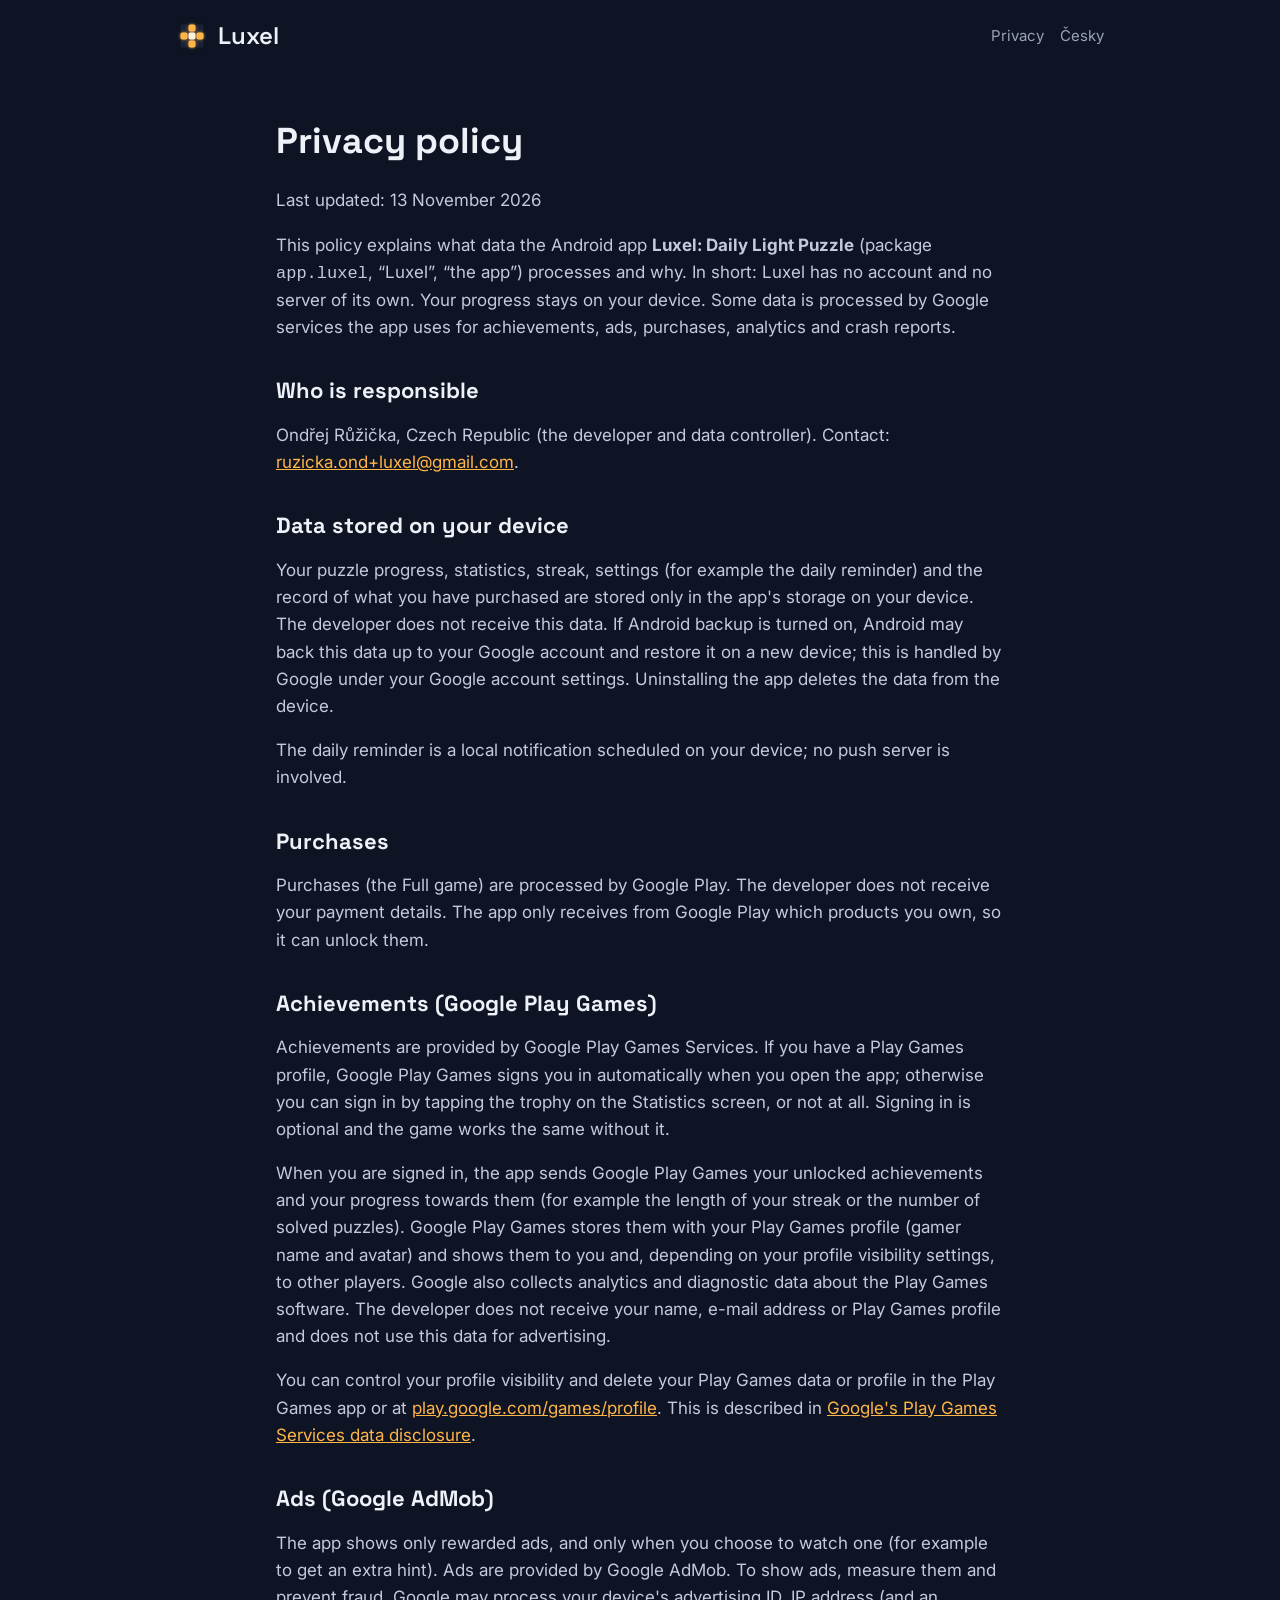
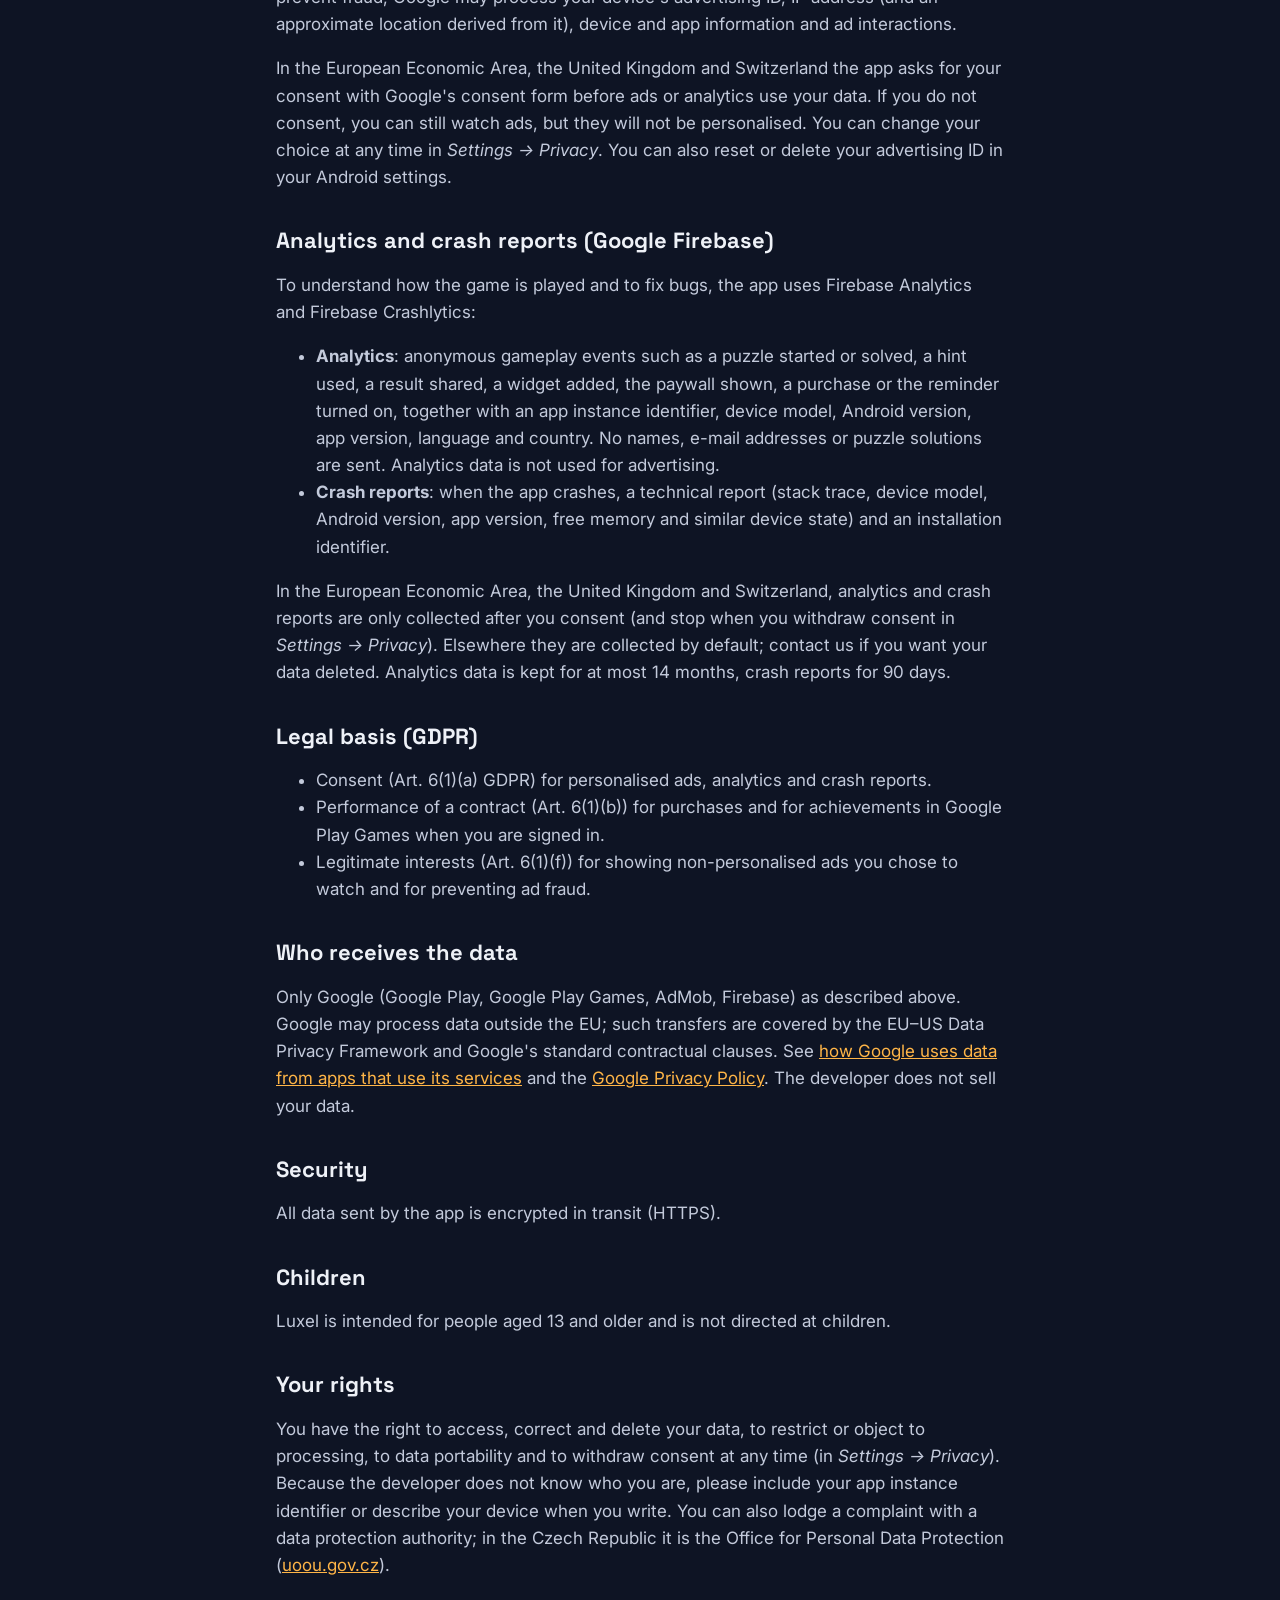
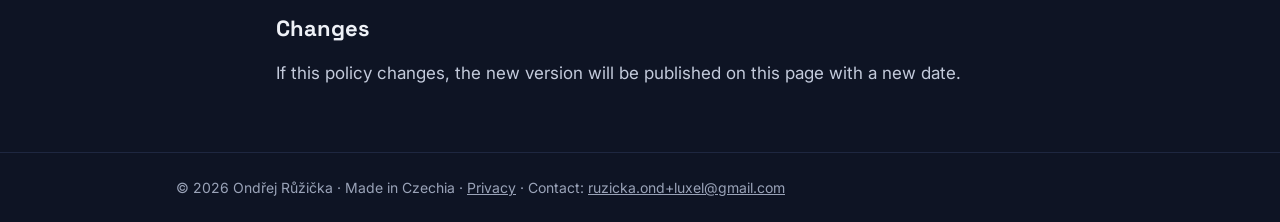
<file: privacy/index.html>
<!doctype html>
<html lang="en">
<head>
<meta charset="utf-8">
<meta name="viewport" content="width=device-width, initial-scale=1">
<title>Privacy policy · Luxel</title>
<meta name="description" content="Privacy policy of the Luxel Android app.">
<link rel="canonical" href="https://ruzickaond.github.io/luxel-web/privacy/">
<link rel="alternate" hreflang="cs" href="https://ruzickaond.github.io/luxel-web/cs/privacy/">
<meta property="og:title" content="Privacy policy · Luxel">
<meta property="og:description" content="Privacy policy of the Luxel Android app.">
<meta property="og:image" content="https://ruzickaond.github.io/luxel-web/img/en/og.png">
<meta name="theme-color" content="#0E1424">
<link rel="icon" href="../favicon.ico" sizes="48x48">
<link rel="icon" href="../favicon.svg" type="image/svg+xml">
<link rel="apple-touch-icon" href="../apple-touch-icon.png">
<link rel="manifest" href="../site.webmanifest">
<link rel="preconnect" href="https://fonts.googleapis.com">
<link rel="preconnect" href="https://fonts.gstatic.com" crossorigin>
<link href="https://fonts.googleapis.com/css2?family=Inter:wght@400;600&family=Space+Grotesk:wght@500;600&display=swap" rel="stylesheet">
<link rel="stylesheet" href="../style.css">
</head>
<body>
<div class="wrap"><header class="top">
<a class="brand" href="../"><img src="../favicon.svg" alt="">Luxel</a>
<nav><a href="../privacy/">Privacy</a><a href="../cs/privacy/" hreflang="cs">Česky</a></nav>
</header></div>
<main class="wrap doc">
<h1>Privacy policy</h1>
<p>Last updated: 13 November 2026</p>
<p>This policy explains what data the Android app <strong>Luxel: Daily Light Puzzle</strong> (package <code>app.luxel</code>, “Luxel”, “the app”) processes and why. In short: Luxel has no account and no server of its own. Your progress stays on your device. Some data is processed by Google services the app uses for achievements, ads, purchases, analytics and crash reports.</p>

<h2>Who is responsible</h2>
<p>Ondřej Růžička, Czech Republic (the developer and data controller). Contact: <a href="mailto:ruzicka.ond+luxel@gmail.com">ruzicka.ond+luxel@gmail.com</a>.</p>

<h2>Data stored on your device</h2>
<p>Your puzzle progress, statistics, streak, settings (for example the daily reminder) and the record of what you have purchased are stored only in the app's storage on your device. The developer does not receive this data. If Android backup is turned on, Android may back this data up to your Google account and restore it on a new device; this is handled by Google under your Google account settings. Uninstalling the app deletes the data from the device.</p>
<p>The daily reminder is a local notification scheduled on your device; no push server is involved.</p>

<h2>Purchases</h2>
<p>Purchases (the Full game) are processed by Google Play. The developer does not receive your payment details. The app only receives from Google Play which products you own, so it can unlock them.</p>

<h2>Achievements (Google Play Games)</h2>
<p>Achievements are provided by Google Play Games Services. If you have a Play Games profile, Google Play Games signs you in automatically when you open the app; otherwise you can sign in by tapping the trophy on the Statistics screen, or not at all. Signing in is optional and the game works the same without it.</p>
<p>When you are signed in, the app sends Google Play Games your unlocked achievements and your progress towards them (for example the length of your streak or the number of solved puzzles). Google Play Games stores them with your Play Games profile (gamer name and avatar) and shows them to you and, depending on your profile visibility settings, to other players. Google also collects analytics and diagnostic data about the Play Games software. The developer does not receive your name, e-mail address or Play Games profile and does not use this data for advertising.</p>
<p>You can control your profile visibility and delete your Play Games data or profile in the Play Games app or at <a href="https://play.google.com/games/profile">play.google.com/games/profile</a>. This is described in <a href="https://developer.android.com/games/pgs/data-collection">Google's Play Games Services data disclosure</a>.</p>

<h2>Ads (Google AdMob)</h2>
<p>The app shows only rewarded ads, and only when you choose to watch one (for example to get an extra hint). Ads are provided by Google AdMob. To show ads, measure them and prevent fraud, Google may process your device's advertising ID, IP address (and an approximate location derived from it), device and app information and ad interactions.</p>
<p>In the European Economic Area, the United Kingdom and Switzerland the app asks for your consent with Google's consent form before ads or analytics use your data. If you do not consent, you can still watch ads, but they will not be personalised. You can change your choice at any time in <em>Settings → Privacy</em>. You can also reset or delete your advertising ID in your Android settings.</p>

<h2>Analytics and crash reports (Google Firebase)</h2>
<p>To understand how the game is played and to fix bugs, the app uses Firebase Analytics and Firebase Crashlytics:</p>
<ul>
<li><strong>Analytics</strong>: anonymous gameplay events such as a puzzle started or solved, a hint used, a result shared, a widget added, the paywall shown, a purchase or the reminder turned on, together with an app instance identifier, device model, Android version, app version, language and country. No names, e-mail addresses or puzzle solutions are sent. Analytics data is not used for advertising.</li>
<li><strong>Crash reports</strong>: when the app crashes, a technical report (stack trace, device model, Android version, app version, free memory and similar device state) and an installation identifier.</li>
</ul>
<p>In the European Economic Area, the United Kingdom and Switzerland, analytics and crash reports are only collected after you consent (and stop when you withdraw consent in <em>Settings → Privacy</em>). Elsewhere they are collected by default; contact us if you want your data deleted. Analytics data is kept for at most 14 months, crash reports for 90 days.</p>

<h2>Legal basis (GDPR)</h2>
<ul>
<li>Consent (Art. 6(1)(a) GDPR) for personalised ads, analytics and crash reports.</li>
<li>Performance of a contract (Art. 6(1)(b)) for purchases and for achievements in Google Play Games when you are signed in.</li>
<li>Legitimate interests (Art. 6(1)(f)) for showing non-personalised ads you chose to watch and for preventing ad fraud.</li>
</ul>

<h2>Who receives the data</h2>
<p>Only Google (Google Play, Google Play Games, AdMob, Firebase) as described above. Google may process data outside the EU; such transfers are covered by the EU–US Data Privacy Framework and Google's standard contractual clauses. See <a href="https://policies.google.com/technologies/partner-sites">how Google uses data from apps that use its services</a> and the <a href="https://policies.google.com/privacy">Google Privacy Policy</a>. The developer does not sell your data.</p>

<h2>Security</h2>
<p>All data sent by the app is encrypted in transit (HTTPS).</p>

<h2>Children</h2>
<p>Luxel is intended for people aged 13 and older and is not directed at children.</p>

<h2>Your rights</h2>
<p>You have the right to access, correct and delete your data, to restrict or object to processing, to data portability and to withdraw consent at any time (in <em>Settings → Privacy</em>). Because the developer does not know who you are, please include your app instance identifier or describe your device when you write. You can also lodge a complaint with a data protection authority; in the Czech Republic it is the Office for Personal Data Protection (<a href="https://uoou.gov.cz">uoou.gov.cz</a>).</p>

<h2>Changes</h2>
<p>If this policy changes, the new version will be published on this page with a new date.</p>
</main>
<footer><div class="wrap">© 2026 Ondřej Růžička · Made in Czechia · <a href="../privacy/">Privacy</a> · Contact: <a href="mailto:ruzicka.ond+luxel@gmail.com">ruzicka.ond+luxel@gmail.com</a></div></footer>
</body>
</html>
</file>
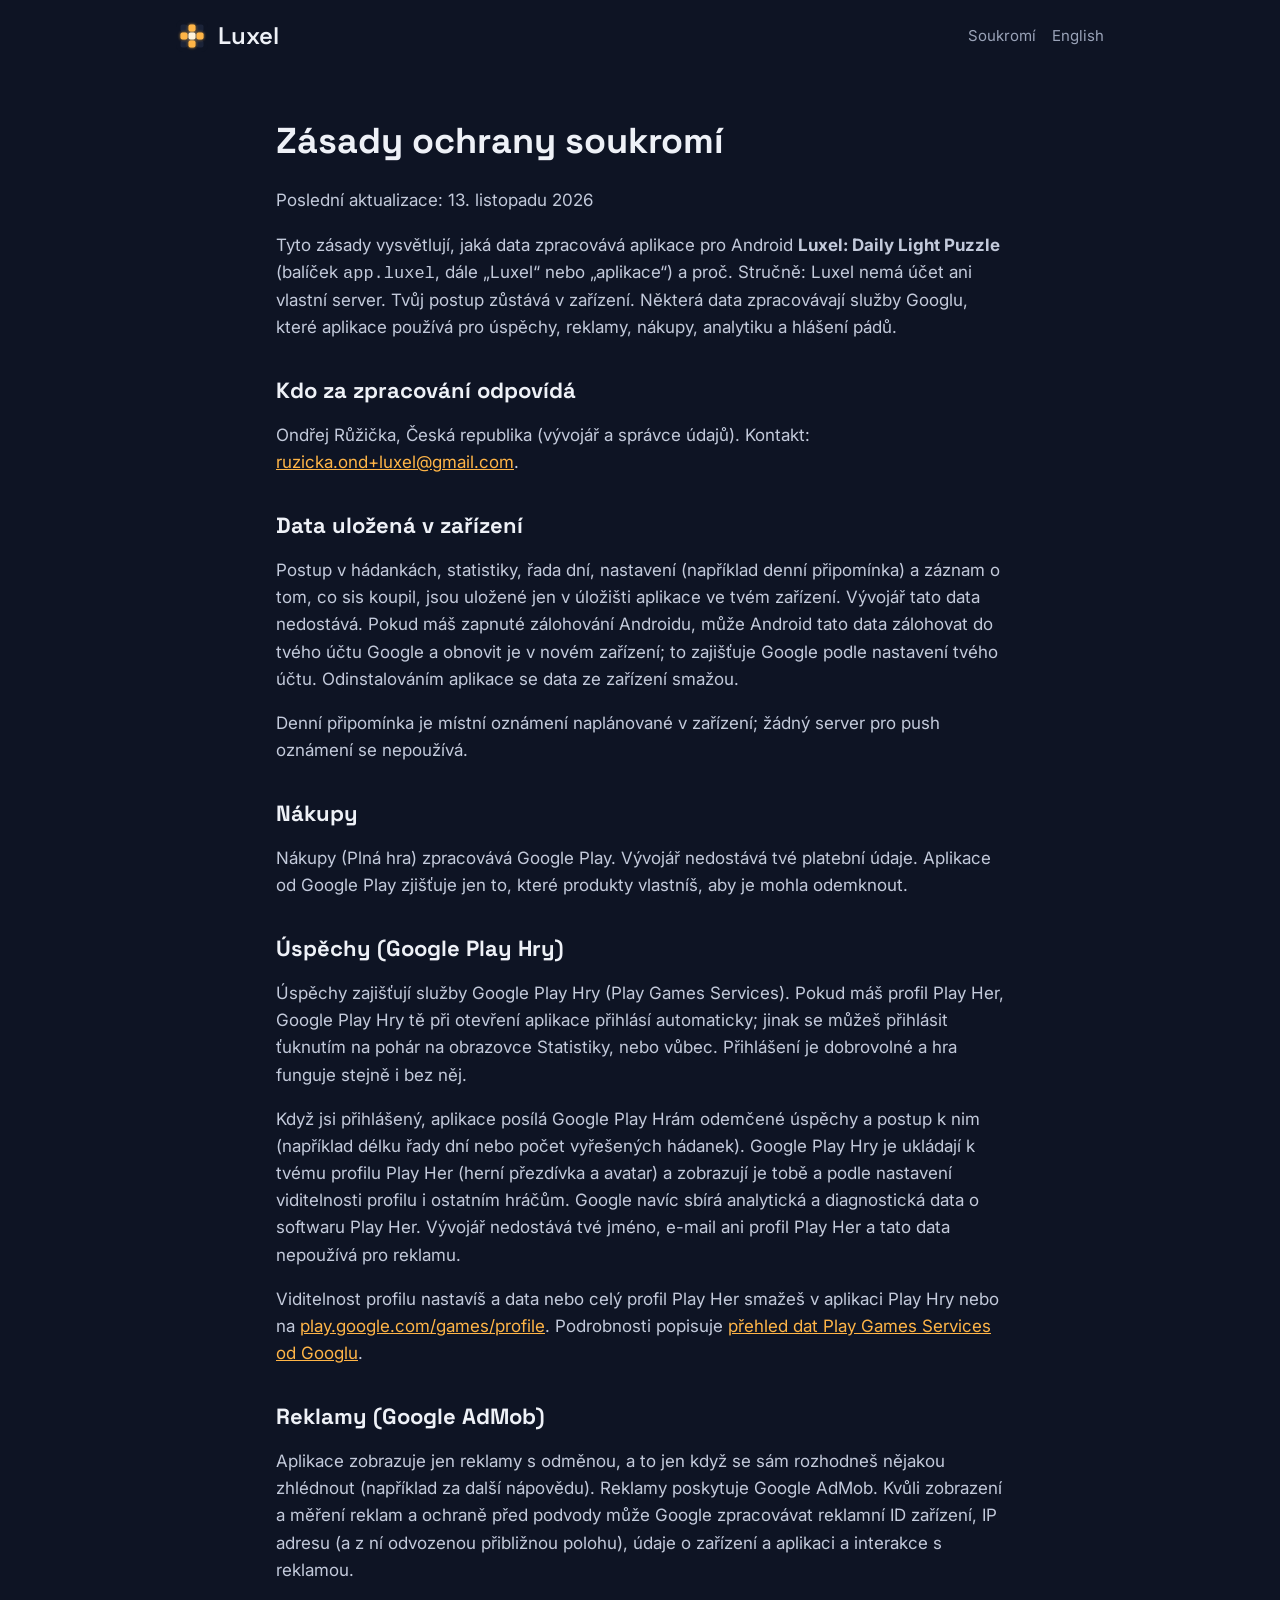
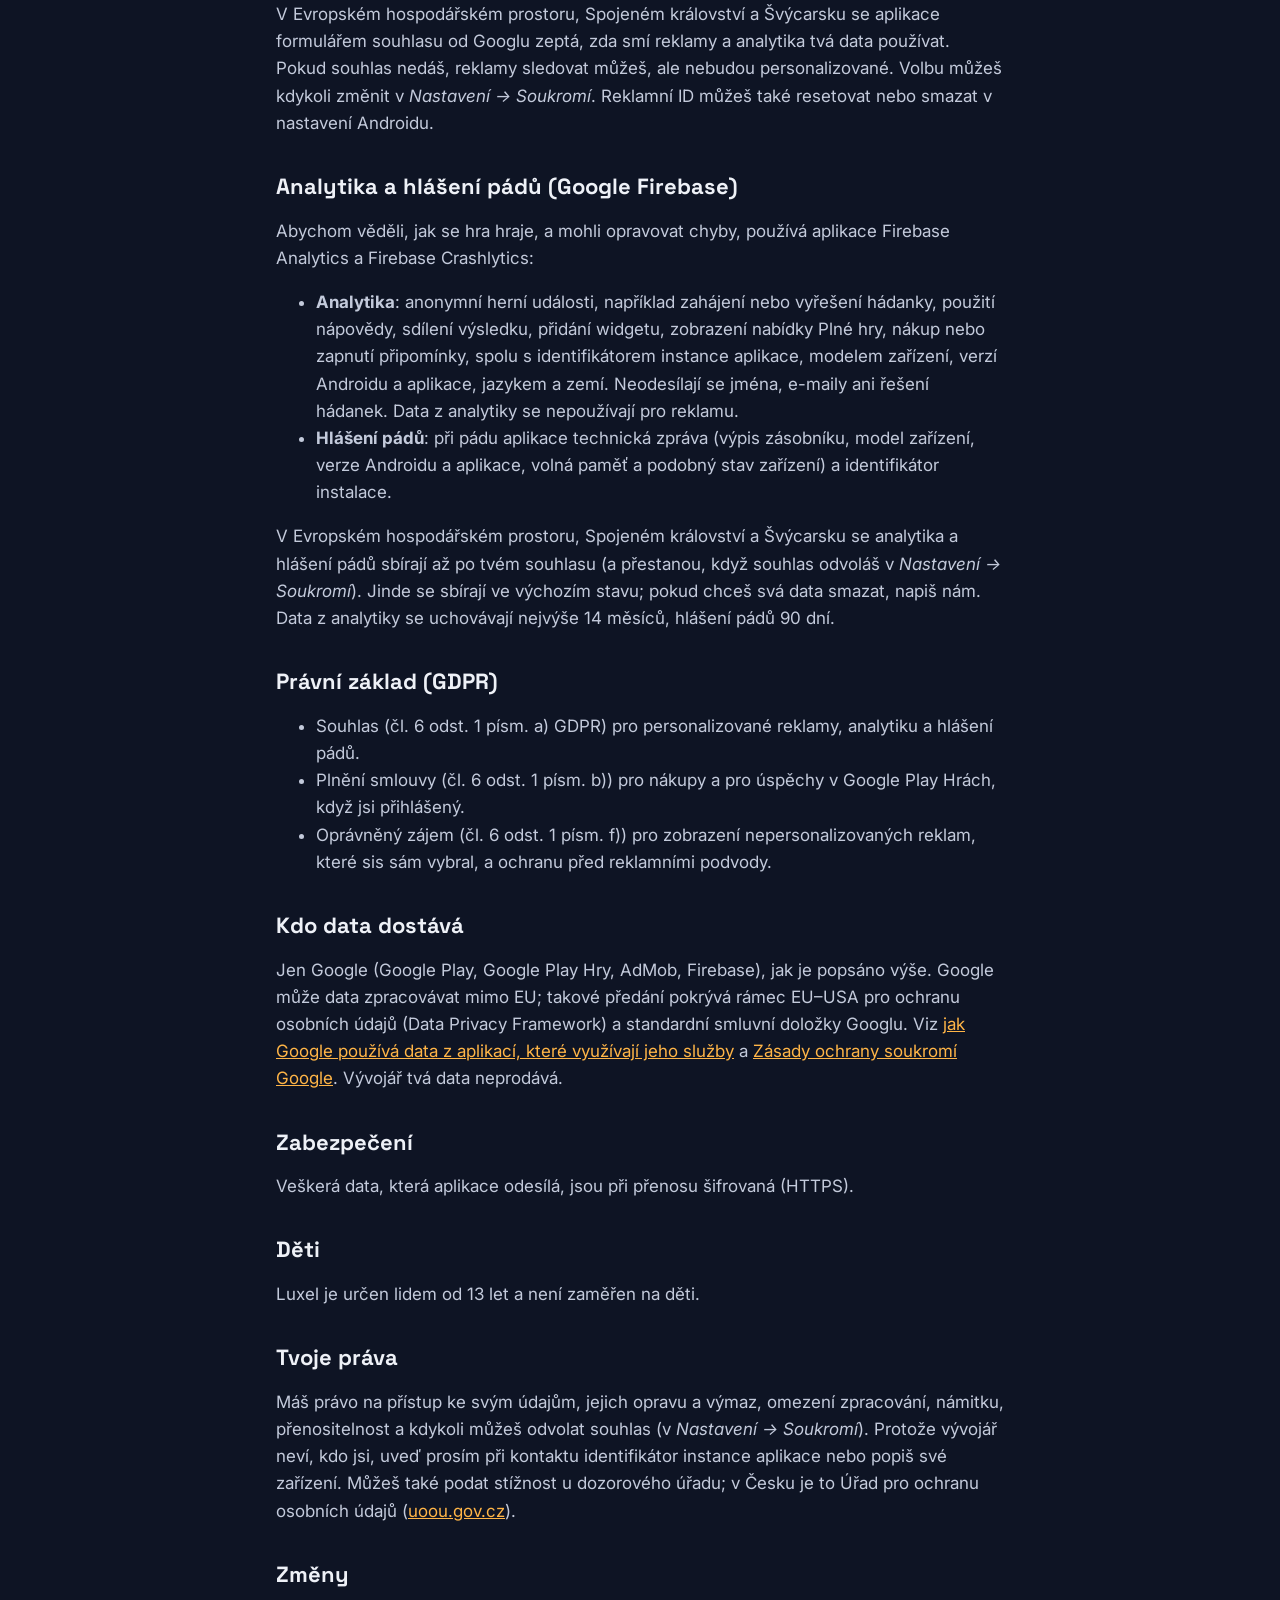
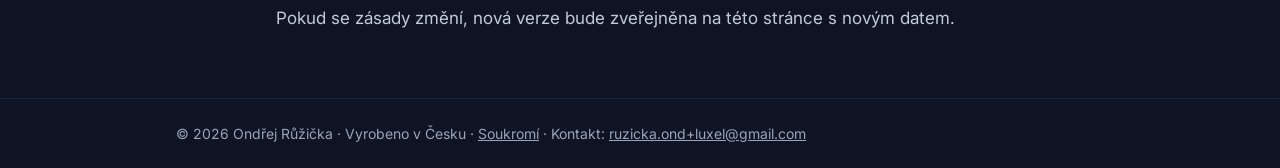
<file: cs/privacy/index.html>
<!doctype html>
<html lang="cs">
<head>
<meta charset="utf-8">
<meta name="viewport" content="width=device-width, initial-scale=1">
<title>Zásady ochrany soukromí · Luxel</title>
<meta name="description" content="Zásady ochrany soukromí aplikace Luxel pro Android.">
<link rel="canonical" href="https://ruzickaond.github.io/luxel-web/cs/privacy/">
<link rel="alternate" hreflang="en" href="https://ruzickaond.github.io/luxel-web/privacy/">
<meta property="og:title" content="Zásady ochrany soukromí · Luxel">
<meta property="og:description" content="Zásady ochrany soukromí aplikace Luxel pro Android.">
<meta property="og:image" content="https://ruzickaond.github.io/luxel-web/img/cs/og.png">
<meta name="theme-color" content="#0E1424">
<link rel="icon" href="../../favicon.ico" sizes="48x48">
<link rel="icon" href="../../favicon.svg" type="image/svg+xml">
<link rel="apple-touch-icon" href="../../apple-touch-icon.png">
<link rel="manifest" href="../../site.webmanifest">
<link rel="preconnect" href="https://fonts.googleapis.com">
<link rel="preconnect" href="https://fonts.gstatic.com" crossorigin>
<link href="https://fonts.googleapis.com/css2?family=Inter:wght@400;600&family=Space+Grotesk:wght@500;600&display=swap" rel="stylesheet">
<link rel="stylesheet" href="../../style.css">
</head>
<body>
<div class="wrap"><header class="top">
<a class="brand" href="../../cs/"><img src="../../favicon.svg" alt="">Luxel</a>
<nav><a href="../../cs/privacy/">Soukromí</a><a href="../../privacy/" hreflang="en">English</a></nav>
</header></div>
<main class="wrap doc">
<h1>Zásady ochrany soukromí</h1>
<p>Poslední aktualizace: 13. listopadu 2026</p>
<p>Tyto zásady vysvětlují, jaká data zpracovává aplikace pro Android <strong>Luxel: Daily Light Puzzle</strong> (balíček <code>app.luxel</code>, dále „Luxel“ nebo „aplikace“) a proč. Stručně: Luxel nemá účet ani vlastní server. Tvůj postup zůstává v zařízení. Některá data zpracovávají služby Googlu, které aplikace používá pro úspěchy, reklamy, nákupy, analytiku a hlášení pádů.</p>

<h2>Kdo za zpracování odpovídá</h2>
<p>Ondřej Růžička, Česká republika (vývojář a správce údajů). Kontakt: <a href="mailto:ruzicka.ond+luxel@gmail.com">ruzicka.ond+luxel@gmail.com</a>.</p>

<h2>Data uložená v zařízení</h2>
<p>Postup v hádankách, statistiky, řada dní, nastavení (například denní připomínka) a záznam o tom, co sis koupil, jsou uložené jen v úložišti aplikace ve tvém zařízení. Vývojář tato data nedostává. Pokud máš zapnuté zálohování Androidu, může Android tato data zálohovat do tvého účtu Google a obnovit je v novém zařízení; to zajišťuje Google podle nastavení tvého účtu. Odinstalováním aplikace se data ze zařízení smažou.</p>
<p>Denní připomínka je místní oznámení naplánované v zařízení; žádný server pro push oznámení se nepoužívá.</p>

<h2>Nákupy</h2>
<p>Nákupy (Plná hra) zpracovává Google Play. Vývojář nedostává tvé platební údaje. Aplikace od Google Play zjišťuje jen to, které produkty vlastníš, aby je mohla odemknout.</p>

<h2>Úspěchy (Google Play Hry)</h2>
<p>Úspěchy zajišťují služby Google Play Hry (Play Games Services). Pokud máš profil Play Her, Google Play Hry tě při otevření aplikace přihlásí automaticky; jinak se můžeš přihlásit ťuknutím na pohár na obrazovce Statistiky, nebo vůbec. Přihlášení je dobrovolné a hra funguje stejně i bez něj.</p>
<p>Když jsi přihlášený, aplikace posílá Google Play Hrám odemčené úspěchy a postup k nim (například délku řady dní nebo počet vyřešených hádanek). Google Play Hry je ukládají k tvému profilu Play Her (herní přezdívka a avatar) a zobrazují je tobě a podle nastavení viditelnosti profilu i ostatním hráčům. Google navíc sbírá analytická a diagnostická data o softwaru Play Her. Vývojář nedostává tvé jméno, e-mail ani profil Play Her a tato data nepoužívá pro reklamu.</p>
<p>Viditelnost profilu nastavíš a data nebo celý profil Play Her smažeš v aplikaci Play Hry nebo na <a href="https://play.google.com/games/profile">play.google.com/games/profile</a>. Podrobnosti popisuje <a href="https://developer.android.com/games/pgs/data-collection">přehled dat Play Games Services od Googlu</a>.</p>

<h2>Reklamy (Google AdMob)</h2>
<p>Aplikace zobrazuje jen reklamy s odměnou, a to jen když se sám rozhodneš nějakou zhlédnout (například za další nápovědu). Reklamy poskytuje Google AdMob. Kvůli zobrazení a měření reklam a ochraně před podvody může Google zpracovávat reklamní ID zařízení, IP adresu (a z ní odvozenou přibližnou polohu), údaje o zařízení a aplikaci a interakce s reklamou.</p>
<p>V Evropském hospodářském prostoru, Spojeném království a Švýcarsku se aplikace formulářem souhlasu od Googlu zeptá, zda smí reklamy a analytika tvá data používat. Pokud souhlas nedáš, reklamy sledovat můžeš, ale nebudou personalizované. Volbu můžeš kdykoli změnit v <em>Nastavení → Soukromí</em>. Reklamní ID můžeš také resetovat nebo smazat v nastavení Androidu.</p>

<h2>Analytika a hlášení pádů (Google Firebase)</h2>
<p>Abychom věděli, jak se hra hraje, a mohli opravovat chyby, používá aplikace Firebase Analytics a Firebase Crashlytics:</p>
<ul>
<li><strong>Analytika</strong>: anonymní herní události, například zahájení nebo vyřešení hádanky, použití nápovědy, sdílení výsledku, přidání widgetu, zobrazení nabídky Plné hry, nákup nebo zapnutí připomínky, spolu s identifikátorem instance aplikace, modelem zařízení, verzí Androidu a aplikace, jazykem a zemí. Neodesílají se jména, e-maily ani řešení hádanek. Data z analytiky se nepoužívají pro reklamu.</li>
<li><strong>Hlášení pádů</strong>: při pádu aplikace technická zpráva (výpis zásobníku, model zařízení, verze Androidu a aplikace, volná paměť a podobný stav zařízení) a identifikátor instalace.</li>
</ul>
<p>V Evropském hospodářském prostoru, Spojeném království a Švýcarsku se analytika a hlášení pádů sbírají až po tvém souhlasu (a přestanou, když souhlas odvoláš v <em>Nastavení → Soukromí</em>). Jinde se sbírají ve výchozím stavu; pokud chceš svá data smazat, napiš nám. Data z analytiky se uchovávají nejvýše 14 měsíců, hlášení pádů 90 dní.</p>

<h2>Právní základ (GDPR)</h2>
<ul>
<li>Souhlas (čl. 6 odst. 1 písm. a) GDPR) pro personalizované reklamy, analytiku a hlášení pádů.</li>
<li>Plnění smlouvy (čl. 6 odst. 1 písm. b)) pro nákupy a pro úspěchy v Google Play Hrách, když jsi přihlášený.</li>
<li>Oprávněný zájem (čl. 6 odst. 1 písm. f)) pro zobrazení nepersonalizovaných reklam, které sis sám vybral, a ochranu před reklamními podvody.</li>
</ul>

<h2>Kdo data dostává</h2>
<p>Jen Google (Google Play, Google Play Hry, AdMob, Firebase), jak je popsáno výše. Google může data zpracovávat mimo EU; takové předání pokrývá rámec EU–USA pro ochranu osobních údajů (Data Privacy Framework) a standardní smluvní doložky Googlu. Viz <a href="https://policies.google.com/technologies/partner-sites?hl=cs">jak Google používá data z aplikací, které využívají jeho služby</a> a <a href="https://policies.google.com/privacy?hl=cs">Zásady ochrany soukromí Google</a>. Vývojář tvá data neprodává.</p>

<h2>Zabezpečení</h2>
<p>Veškerá data, která aplikace odesílá, jsou při přenosu šifrovaná (HTTPS).</p>

<h2>Děti</h2>
<p>Luxel je určen lidem od 13 let a není zaměřen na děti.</p>

<h2>Tvoje práva</h2>
<p>Máš právo na přístup ke svým údajům, jejich opravu a výmaz, omezení zpracování, námitku, přenositelnost a kdykoli můžeš odvolat souhlas (v <em>Nastavení → Soukromí</em>). Protože vývojář neví, kdo jsi, uveď prosím při kontaktu identifikátor instance aplikace nebo popiš své zařízení. Můžeš také podat stížnost u dozorového úřadu; v Česku je to Úřad pro ochranu osobních údajů (<a href="https://uoou.gov.cz">uoou.gov.cz</a>).</p>

<h2>Změny</h2>
<p>Pokud se zásady změní, nová verze bude zveřejněna na této stránce s novým datem.</p>
</main>
<footer><div class="wrap">© 2026 Ondřej Růžička · Vyrobeno v Česku · <a href="../../cs/privacy/">Soukromí</a> · Kontakt: <a href="mailto:ruzicka.ond+luxel@gmail.com">ruzicka.ond+luxel@gmail.com</a></div></footer>
</body>
</html>
</file>
<file: style.css>
:root {
  --bg: #0E1424; --surface: #161E31; --border: #1E2740; --text: #EEF1F7;
  --text2: #C3CADB; --muted: #9AA3B8; --light: #FFB547; --on-light: #1A1206;
}
* { box-sizing: border-box; }
html { -webkit-text-size-adjust: 100%; }
body {
  margin: 0; background: var(--bg); color: var(--text2);
  font: 17px/1.6 "Inter", system-ui, -apple-system, "Segoe UI", Roboto, sans-serif;
}
h1, h2, h3, .brand { font-family: "Space Grotesk", system-ui, sans-serif; color: var(--text); line-height: 1.2; }
a { color: var(--light); }
.wrap { max-width: 960px; margin: 0 auto; padding: 0 16px; }
header.top { display: flex; align-items: center; justify-content: space-between; padding: 20px 0; }
.brand { display: flex; align-items: center; gap: 10px; font-size: 24px; font-weight: 600; text-decoration: none; color: var(--text); }
.brand img { width: 32px; height: 32px; }
nav a { color: var(--muted); text-decoration: none; margin-left: 16px; font-size: 15px; }
nav a:hover { color: var(--text); }
.hero { padding: 48px 0 32px; text-align: center; }
.hero h1 { font-size: clamp(32px, 6vw, 52px); margin: 0 0 16px; }
.hero p { font-size: 19px; max-width: 620px; margin: 0 auto 28px; }
.cta {
  display: inline-block; background: var(--light); color: var(--on-light); font-weight: 600;
  padding: 14px 28px; border-radius: 14px; text-decoration: none;
}
/* .hero p would zero the top margin, so the note needs the more specific selector. */
.hero .note { color: var(--muted); font-size: 14px; margin: 24px auto 0; }
.shots { display: flex; gap: 16px; overflow-x: auto; padding: 24px 0; scroll-snap-type: x mandatory; }
.shots img { width: 220px; height: auto; border-radius: 16px; flex: none; scroll-snap-align: center; }
.features { display: grid; grid-template-columns: repeat(auto-fit, minmax(260px, 1fr)); gap: 16px; padding: 24px 0 48px; }
.card { background: var(--surface); border: 1px solid var(--border); border-radius: 16px; padding: 20px; }
.card h3 { margin: 0 0 8px; font-size: 19px; }
.card p { margin: 0; }
.promo { padding: 8px 0 56px; }
.promo-card {
  display: grid; grid-template-columns: 72px 1fr; gap: 20px; align-items: start;
  background: var(--surface); border: 1px solid var(--border); border-radius: 20px; padding: 24px;
}
.promo-card img { width: 72px; height: 72px; border-radius: 18px; }
.promo-eyebrow { margin: 0 0 4px; color: var(--muted); font-size: 13px; letter-spacing: .06em; text-transform: uppercase; }
.promo h2 { margin: 0 0 8px; font-size: 26px; }
.promo p.pitch { margin: 0 0 18px; max-width: 60ch; }
.promo-actions { display: flex; flex-wrap: wrap; gap: 12px 20px; align-items: center; }
.promo-actions .cta { padding: 12px 22px; }
.promo-actions .more { color: var(--text2); font-size: 15px; }
@media (max-width: 520px) {
  .promo-card { grid-template-columns: 1fr; padding: 20px; }
  .promo-card img { width: 56px; height: 56px; border-radius: 14px; }
}
.doc { max-width: 760px; padding: 24px 16px 48px; }
.doc h1 { font-size: clamp(28px, 7vw, 36px); overflow-wrap: anywhere; }
.doc h2 { font-size: 22px; margin-top: 36px; }
.doc table { width: 100%; border-collapse: collapse; font-size: 15px; }
.doc th, .doc td { text-align: left; vertical-align: top; padding: 10px 8px; border-bottom: 1px solid var(--border); }
.doc th { color: var(--text); }
.table-scroll { overflow-x: auto; }
footer { border-top: 1px solid var(--border); padding: 24px 0; color: var(--muted); font-size: 14px; }
footer a { color: var(--muted); }
p, li { overflow-wrap: break-word; }
</file>
